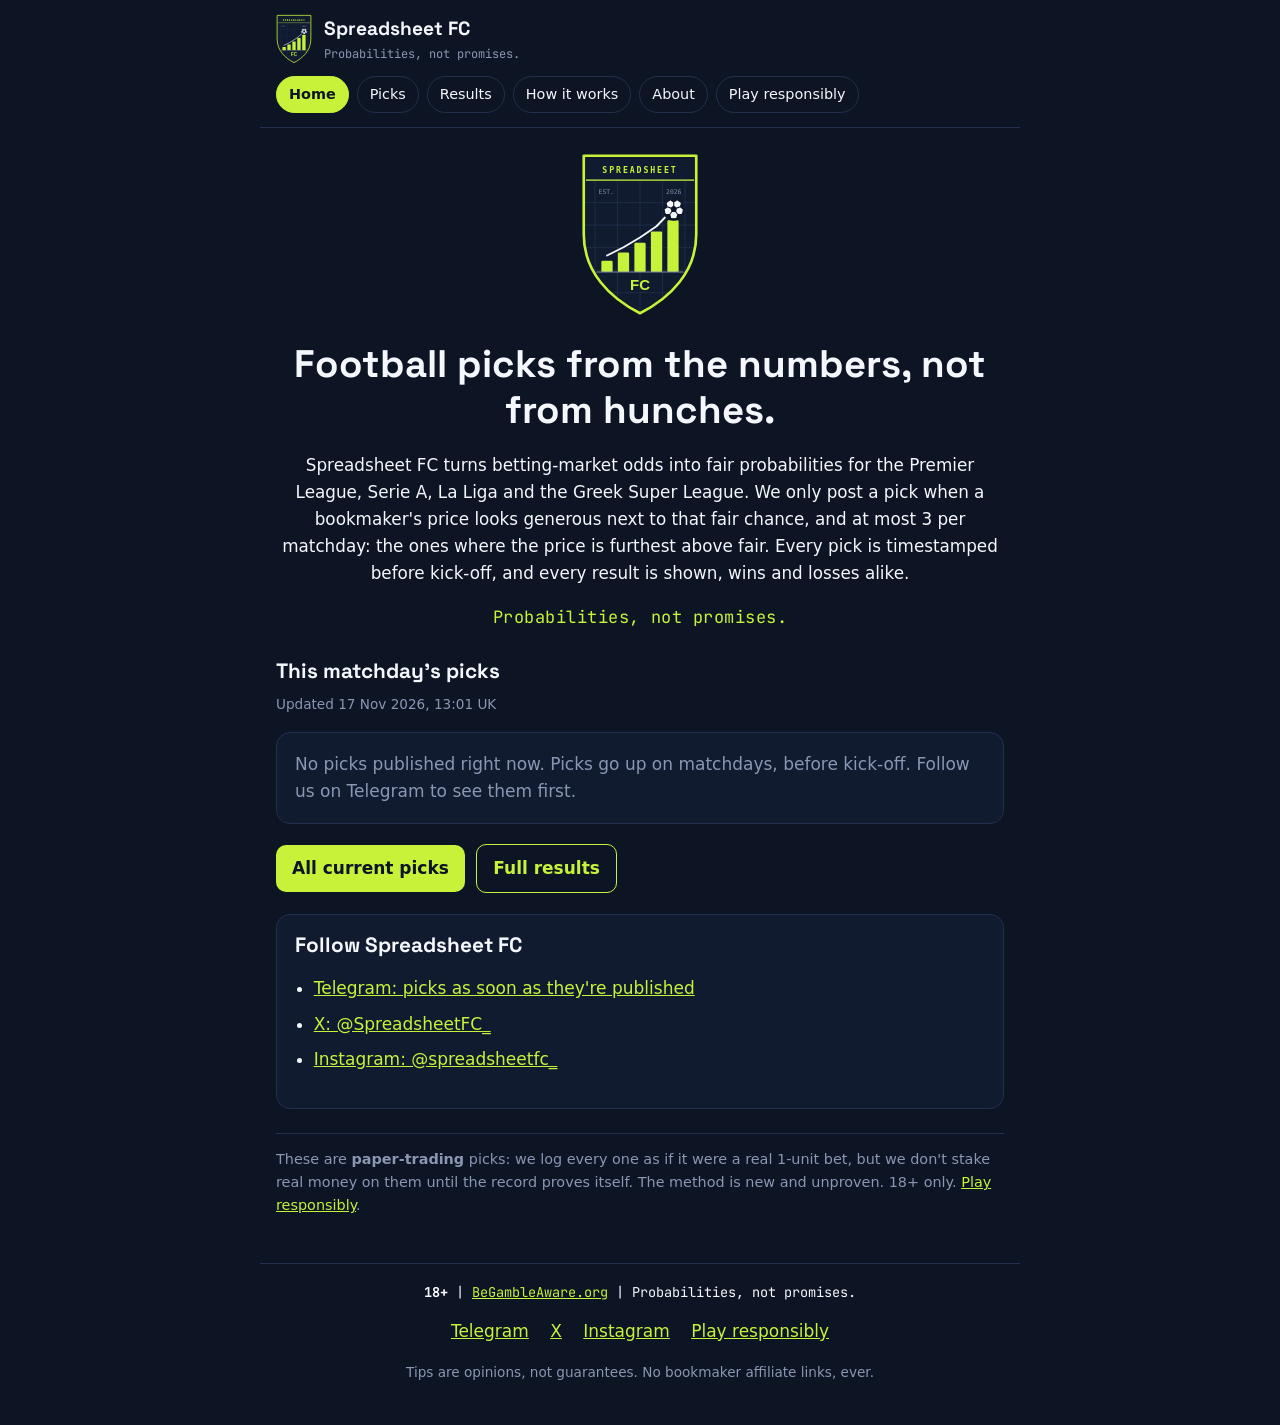
<file: index.html>
<!doctype html>
<html lang="en-GB">
<head>
  <meta charset="utf-8">
  <meta name="viewport" content="width=device-width, initial-scale=1">
  <title>Spreadsheet FC | Data-driven football picks</title>
  <meta name="description" content="Data-driven football picks for the Premier League, Serie A, La Liga and Greek Super League, with every result shown. Probabilities, not promises.">
  <link rel="canonical" href="https://spreadsheetfc.uk/">
  <meta name="theme-color" content="#0D1424">
  <meta property="og:type" content="website">
  <meta property="og:site_name" content="Spreadsheet FC">
  <meta property="og:title" content="Spreadsheet FC | Data-driven football picks">
  <meta property="og:description" content="Data-driven football picks for the Premier League, Serie A, La Liga and Greek Super League, with every result shown. Probabilities, not promises.">
  <meta property="og:url" content="https://spreadsheetfc.uk/">
  <link rel="icon" href="favicon.svg" type="image/svg+xml">
  <link rel="preconnect" href="https://fonts.googleapis.com">
  <link rel="preconnect" href="https://fonts.gstatic.com" crossorigin>
  <link rel="stylesheet" href="https://fonts.googleapis.com/css2?family=JetBrains+Mono:wght@400;600&family=Space+Grotesk:wght@500;700&display=swap">
  <link rel="stylesheet" href="style.css">
</head>
<body>
  <header class="site-header">
    <a class="brand" href="index.html">
      <img src="logo.svg" alt="" width="36" height="50">
      <span><strong>Spreadsheet FC</strong><small>Probabilities, not promises.</small></span>
    </a>
    <nav class="menu" aria-label="Main menu">
      <a href="index.html" aria-current="page">Home</a>
      <a href="picks.html">Picks</a>
      <a href="results.html">Results</a>
      <a href="how-it-works.html">How it works</a>
      <a href="about.html">About</a>
      <a href="play-responsibly.html">Play responsibly</a>
    </nav>
  </header>
  <main>
    <section class="hero">
      <img class="hero-logo" src="logo.svg" alt="Spreadsheet FC crest" width="120" height="165">
      <h1>Football picks from the numbers, not from hunches.</h1>
      <p class="lead">Spreadsheet FC turns betting-market odds into fair probabilities for the
        Premier League, Serie A, La Liga and the Greek Super League. We only post a pick when a
        bookmaker's price looks generous next to that fair chance, and at most 3 per matchday:
        the ones where the price is furthest above fair. Every pick is timestamped
        before kick-off, and every result is shown, wins and losses alike.</p>
      <p class="tagline">Probabilities, not promises.</p>
    </section>

    <section>
      <h2>This matchday's picks</h2>
      <p class="muted small">Updated 17 Nov 2026, 13:01 UK</p>
    <div class="card empty"><p>No picks published right now. Picks go up on matchdays, before kick-off. Follow us on Telegram to see them first.</p></div>
      <p><a class="button" href="picks.html">All current picks</a>
         <a class="button ghost" href="results.html">Full results</a></p>
    </section>

    <section class="card">
      <h2>Follow Spreadsheet FC</h2>
      <ul class="links">
        <li><a href="https://t.me/SpreadsheetFC" rel="noopener">Telegram: picks as soon as they're published</a></li>
        <li><a href="https://x.com/SpreadsheetFC_" rel="noopener">X: @SpreadsheetFC_</a></li>
        <li><a href="https://instagram.com/spreadsheetfc_" rel="noopener">Instagram: @spreadsheetfc_</a></li>
      </ul>
    </section>

    <p class="note">These are <strong>paper-trading</strong> picks: we log every one as if it were a real 1-unit bet, but we don't stake real money on them until the record proves itself. The method is new and unproven. 18+ only. <a href="play-responsibly.html">Play responsibly</a>.</p>
  </main>
  <footer class="site-footer">
    <p class="footer-line"><strong>18+</strong> | <a href="https://www.begambleaware.org" rel="noopener">BeGambleAware.org</a> | Probabilities, not promises.</p>
    <p class="social">
      <a href="https://t.me/SpreadsheetFC" rel="noopener">Telegram</a>
      <a href="https://x.com/SpreadsheetFC_" rel="noopener">X</a>
      <a href="https://instagram.com/spreadsheetfc_" rel="noopener">Instagram</a>
      <a href="play-responsibly.html">Play responsibly</a>
    </p>
    <p class="muted small">Tips are opinions, not guarantees. No bookmaker affiliate links, ever.</p>
  </footer>
</body>
</html>
</file>
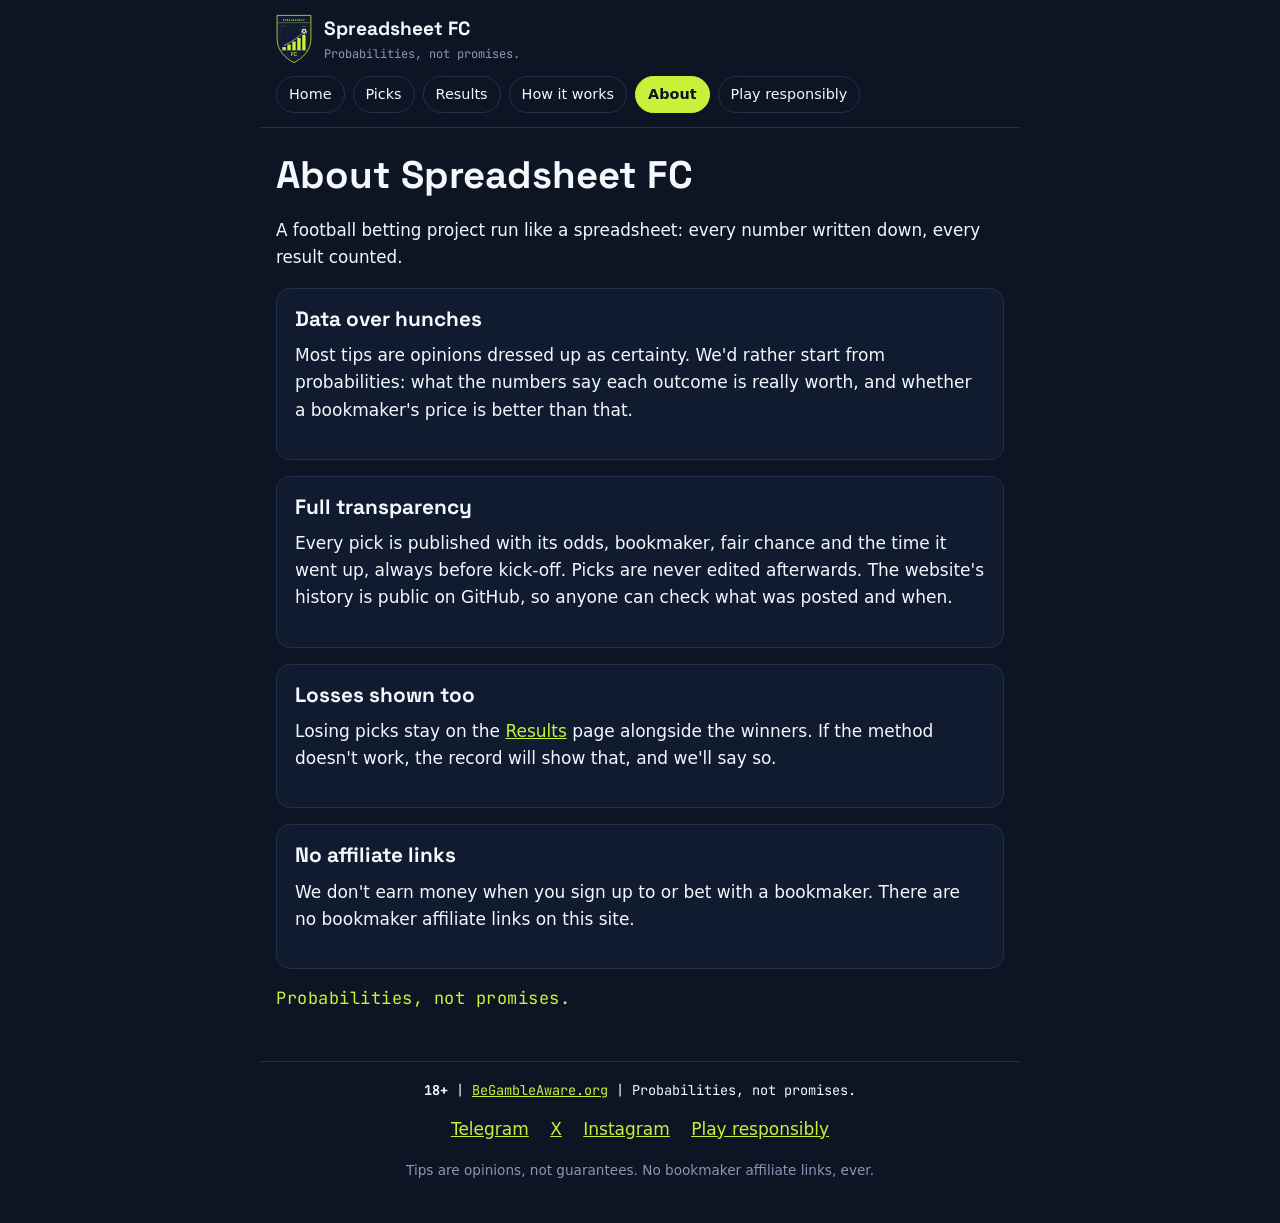
<file: about.html>
<!doctype html>
<html lang="en-GB">
<head>
  <meta charset="utf-8">
  <meta name="viewport" content="width=device-width, initial-scale=1">
  <title>About | Spreadsheet FC</title>
  <meta name="description" content="Why Spreadsheet FC exists: data over hunches, full transparency, every loss shown.">
  <link rel="canonical" href="https://spreadsheetfc.uk/about.html">
  <meta name="theme-color" content="#0D1424">
  <meta property="og:type" content="website">
  <meta property="og:site_name" content="Spreadsheet FC">
  <meta property="og:title" content="About | Spreadsheet FC">
  <meta property="og:description" content="Why Spreadsheet FC exists: data over hunches, full transparency, every loss shown.">
  <meta property="og:url" content="https://spreadsheetfc.uk/about.html">
  <link rel="icon" href="favicon.svg" type="image/svg+xml">
  <link rel="preconnect" href="https://fonts.googleapis.com">
  <link rel="preconnect" href="https://fonts.gstatic.com" crossorigin>
  <link rel="stylesheet" href="https://fonts.googleapis.com/css2?family=JetBrains+Mono:wght@400;600&family=Space+Grotesk:wght@500;700&display=swap">
  <link rel="stylesheet" href="style.css">
</head>
<body>
  <header class="site-header">
    <a class="brand" href="index.html">
      <img src="logo.svg" alt="" width="36" height="50">
      <span><strong>Spreadsheet FC</strong><small>Probabilities, not promises.</small></span>
    </a>
    <nav class="menu" aria-label="Main menu">
      <a href="index.html">Home</a>
      <a href="picks.html">Picks</a>
      <a href="results.html">Results</a>
      <a href="how-it-works.html">How it works</a>
      <a href="about.html" aria-current="page">About</a>
      <a href="play-responsibly.html">Play responsibly</a>
    </nav>
  </header>
  <main>
    <h1>About Spreadsheet FC</h1>
    <p class="lead">A football betting project run like a spreadsheet: every number written
      down, every result counted.</p>

    <section class="card">
      <h2>Data over hunches</h2>
      <p>Most tips are opinions dressed up as certainty. We'd rather start from probabilities:
        what the numbers say each outcome is really worth, and whether a bookmaker's price is
        better than that.</p>
    </section>
    <section class="card">
      <h2>Full transparency</h2>
      <p>Every pick is published with its odds, bookmaker, fair chance and the time it went up,
        always before kick-off. Picks are never edited afterwards. The website's history is
        public on GitHub, so anyone can check what was posted and when.</p>
    </section>
    <section class="card">
      <h2>Losses shown too</h2>
      <p>Losing picks stay on the <a href="results.html">Results</a> page alongside the winners.
        If the method doesn't work, the record will show that, and we'll say so.</p>
    </section>
    <section class="card">
      <h2>No affiliate links</h2>
      <p>We don't earn money when you sign up to or bet with a bookmaker. There are no bookmaker
        affiliate links on this site.</p>
    </section>
    <p class="tagline">Probabilities, not promises.</p>
  </main>
  <footer class="site-footer">
    <p class="footer-line"><strong>18+</strong> | <a href="https://www.begambleaware.org" rel="noopener">BeGambleAware.org</a> | Probabilities, not promises.</p>
    <p class="social">
      <a href="https://t.me/SpreadsheetFC" rel="noopener">Telegram</a>
      <a href="https://x.com/SpreadsheetFC_" rel="noopener">X</a>
      <a href="https://instagram.com/spreadsheetfc_" rel="noopener">Instagram</a>
      <a href="play-responsibly.html">Play responsibly</a>
    </p>
    <p class="muted small">Tips are opinions, not guarantees. No bookmaker affiliate links, ever.</p>
  </footer>
</body>
</html>
</file>
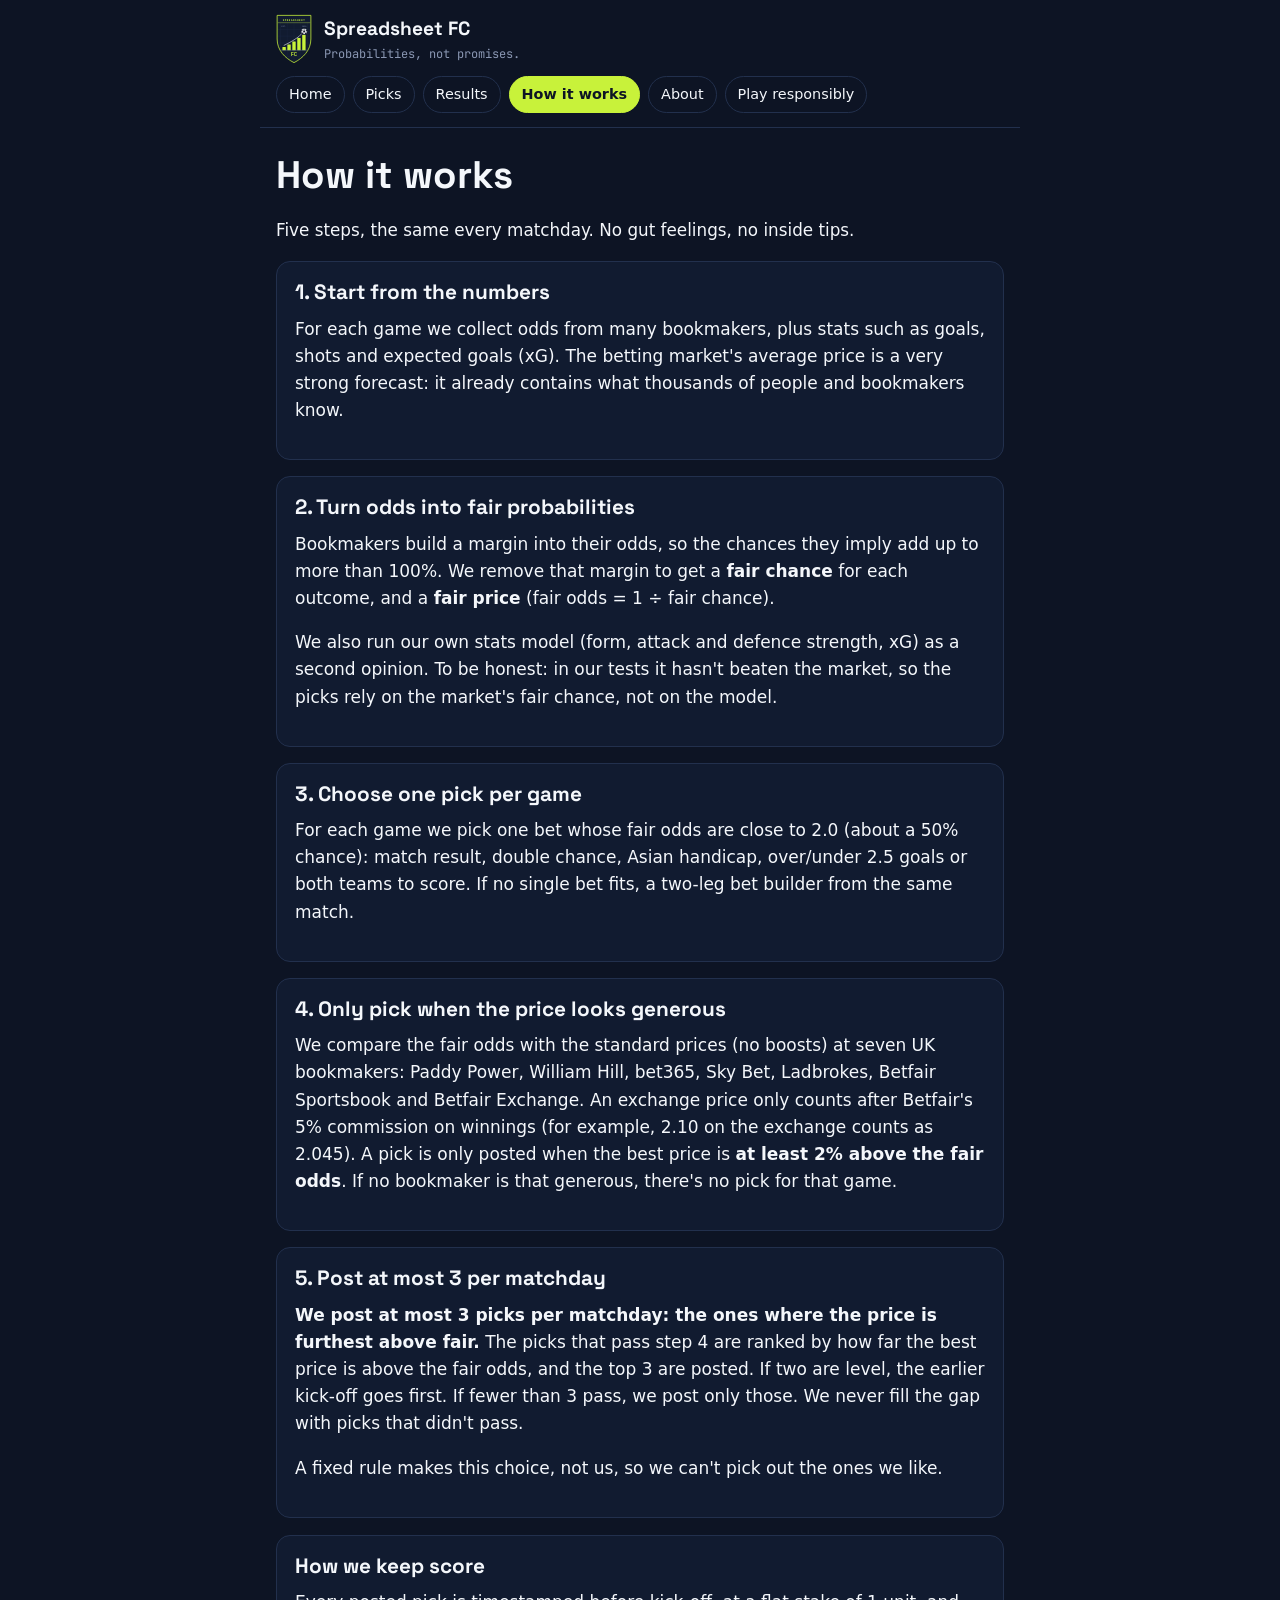
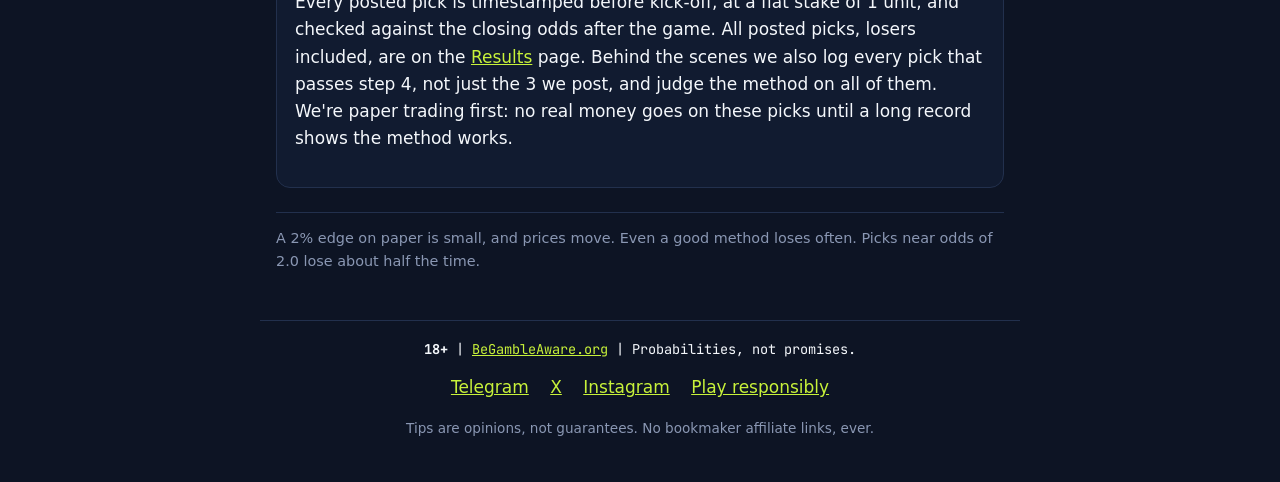
<file: how-it-works.html>
<!doctype html>
<html lang="en-GB">
<head>
  <meta charset="utf-8">
  <meta name="viewport" content="width=device-width, initial-scale=1">
  <title>How it works | Spreadsheet FC</title>
  <meta name="description" content="How Spreadsheet FC picks are made: odds and stats into fair probabilities, compared with UK bookmaker prices. At most 3 picks per matchday, where the price is furthest above fair.">
  <link rel="canonical" href="https://spreadsheetfc.uk/how-it-works.html">
  <meta name="theme-color" content="#0D1424">
  <meta property="og:type" content="website">
  <meta property="og:site_name" content="Spreadsheet FC">
  <meta property="og:title" content="How it works | Spreadsheet FC">
  <meta property="og:description" content="How Spreadsheet FC picks are made: odds and stats into fair probabilities, compared with UK bookmaker prices. At most 3 picks per matchday, where the price is furthest above fair.">
  <meta property="og:url" content="https://spreadsheetfc.uk/how-it-works.html">
  <link rel="icon" href="favicon.svg" type="image/svg+xml">
  <link rel="preconnect" href="https://fonts.googleapis.com">
  <link rel="preconnect" href="https://fonts.gstatic.com" crossorigin>
  <link rel="stylesheet" href="https://fonts.googleapis.com/css2?family=JetBrains+Mono:wght@400;600&family=Space+Grotesk:wght@500;700&display=swap">
  <link rel="stylesheet" href="style.css">
</head>
<body>
  <header class="site-header">
    <a class="brand" href="index.html">
      <img src="logo.svg" alt="" width="36" height="50">
      <span><strong>Spreadsheet FC</strong><small>Probabilities, not promises.</small></span>
    </a>
    <nav class="menu" aria-label="Main menu">
      <a href="index.html">Home</a>
      <a href="picks.html">Picks</a>
      <a href="results.html">Results</a>
      <a href="how-it-works.html" aria-current="page">How it works</a>
      <a href="about.html">About</a>
      <a href="play-responsibly.html">Play responsibly</a>
    </nav>
  </header>
  <main>
    <h1>How it works</h1>
    <p class="lead">Five steps, the same every matchday. No gut feelings, no inside tips.</p>

    <ol class="steps">
      <li class="card">
        <h2>1. Start from the numbers</h2>
        <p>For each game we collect odds from many bookmakers, plus stats such as goals, shots
          and expected goals (xG). The betting market's average price is a very strong forecast:
          it already contains what thousands of people and bookmakers know.</p>
      </li>
      <li class="card">
        <h2>2. Turn odds into fair probabilities</h2>
        <p>Bookmakers build a margin into their odds, so the chances they imply add up to more
          than 100%. We remove that margin to get a <strong>fair chance</strong> for each outcome,
          and a <strong>fair price</strong> (fair odds = 1 ÷ fair chance).</p>
        <p>We also run our own stats model (form, attack and defence strength, xG) as a second
          opinion. To be honest: in our tests it hasn't beaten the market, so the picks rely
          on the market's fair chance, not on the model.</p>
      </li>
      <li class="card">
        <h2>3. Choose one pick per game</h2>
        <p>For each game we pick one bet whose fair odds are close to 2.0 (about a 50% chance):
          match result, double chance, Asian handicap, over/under 2.5 goals or both teams to
          score. If no single bet fits, a two-leg bet builder from the same match.</p>
      </li>
      <li class="card">
        <h2>4. Only pick when the price looks generous</h2>
        <p>We compare the fair odds with the standard prices (no boosts) at seven UK bookmakers:
          Paddy Power, William Hill, bet365, Sky Bet, Ladbrokes, Betfair Sportsbook and Betfair
          Exchange. An exchange price only counts after Betfair's 5% commission on winnings
          (for example, 2.10 on the exchange counts as 2.045).
          A pick is only posted when the best price is <strong>at least 2% above the fair
          odds</strong>. If no bookmaker is that generous, there's no pick for that game.</p>
      </li>
      <li class="card">
        <h2>5. Post at most 3 per matchday</h2>
        <p><strong>We post at most 3 picks per matchday: the ones where the price is furthest
          above fair.</strong> The picks that pass step 4 are ranked by how far the best price
          is above the fair odds, and the top 3 are posted. If two are level, the earlier
          kick-off goes first. If fewer than 3 pass, we post only those. We never fill the
          gap with picks that didn't pass.</p>
        <p>A fixed rule makes this choice, not us, so we can't pick out the ones we like.</p>
      </li>
    </ol>

    <section class="card">
      <h2>How we keep score</h2>
      <p>Every posted pick is timestamped before kick-off, at a flat stake of 1 unit, and
        checked against the closing odds after the game. All posted picks, losers included, are
        on the <a href="results.html">Results</a> page. Behind the scenes we also log every
        pick that passes step 4, not just the 3 we post, and judge the method on all of
        them. We're paper trading first: no real money goes on these picks until a long record
        shows the method works.</p>
    </section>

    <p class="note">A 2% edge on paper is small, and prices move. Even a good method loses often.
      Picks near odds of 2.0 lose about half the time.</p>
  </main>
  <footer class="site-footer">
    <p class="footer-line"><strong>18+</strong> | <a href="https://www.begambleaware.org" rel="noopener">BeGambleAware.org</a> | Probabilities, not promises.</p>
    <p class="social">
      <a href="https://t.me/SpreadsheetFC" rel="noopener">Telegram</a>
      <a href="https://x.com/SpreadsheetFC_" rel="noopener">X</a>
      <a href="https://instagram.com/spreadsheetfc_" rel="noopener">Instagram</a>
      <a href="play-responsibly.html">Play responsibly</a>
    </p>
    <p class="muted small">Tips are opinions, not guarantees. No bookmaker affiliate links, ever.</p>
  </footer>
</body>
</html>
</file>
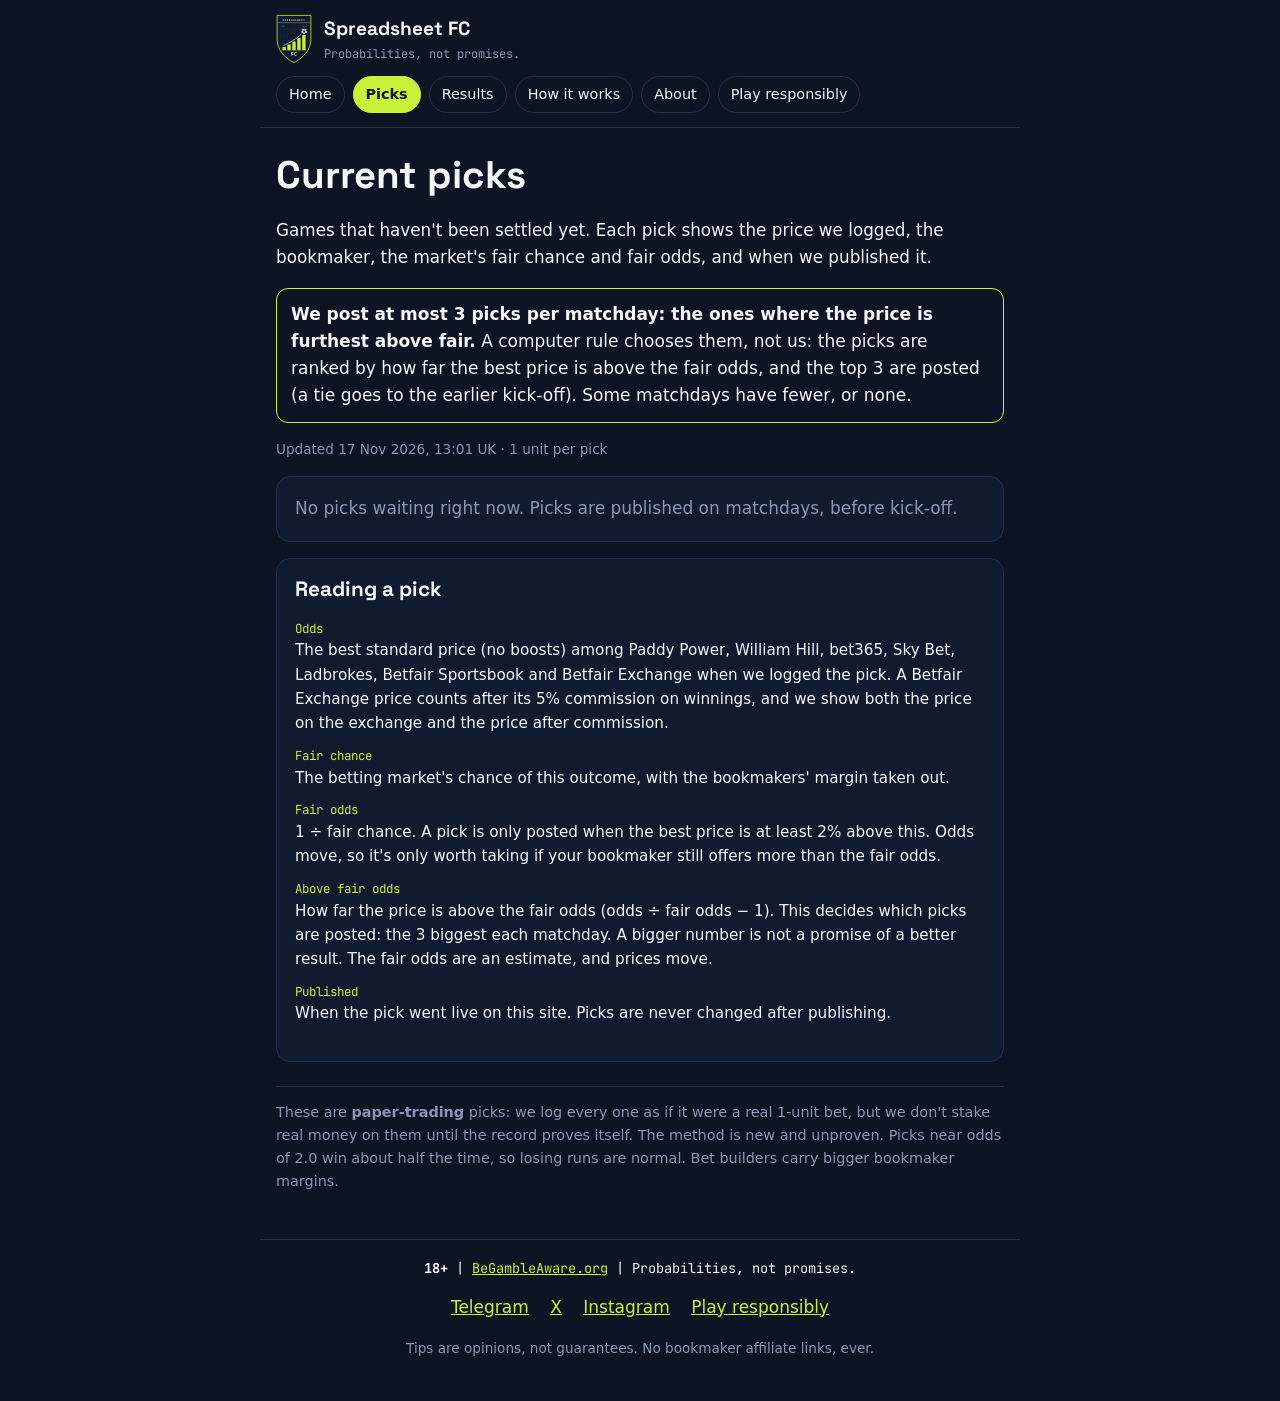
<file: picks.html>
<!doctype html>
<html lang="en-GB">
<head>
  <meta charset="utf-8">
  <meta name="viewport" content="width=device-width, initial-scale=1">
  <title>Current picks | Spreadsheet FC</title>
  <meta name="description" content="This matchday&#x27;s Spreadsheet FC football picks: match, kick-off, selection, bookmaker odds, fair chance, fair odds and publish time.">
  <link rel="canonical" href="https://spreadsheetfc.uk/picks.html">
  <meta name="theme-color" content="#0D1424">
  <meta property="og:type" content="website">
  <meta property="og:site_name" content="Spreadsheet FC">
  <meta property="og:title" content="Current picks | Spreadsheet FC">
  <meta property="og:description" content="This matchday&#x27;s Spreadsheet FC football picks: match, kick-off, selection, bookmaker odds, fair chance, fair odds and publish time.">
  <meta property="og:url" content="https://spreadsheetfc.uk/picks.html">
  <link rel="icon" href="favicon.svg" type="image/svg+xml">
  <link rel="preconnect" href="https://fonts.googleapis.com">
  <link rel="preconnect" href="https://fonts.gstatic.com" crossorigin>
  <link rel="stylesheet" href="https://fonts.googleapis.com/css2?family=JetBrains+Mono:wght@400;600&family=Space+Grotesk:wght@500;700&display=swap">
  <link rel="stylesheet" href="style.css">
</head>
<body>
  <header class="site-header">
    <a class="brand" href="index.html">
      <img src="logo.svg" alt="" width="36" height="50">
      <span><strong>Spreadsheet FC</strong><small>Probabilities, not promises.</small></span>
    </a>
    <nav class="menu" aria-label="Main menu">
      <a href="index.html">Home</a>
      <a href="picks.html" aria-current="page">Picks</a>
      <a href="results.html">Results</a>
      <a href="how-it-works.html">How it works</a>
      <a href="about.html">About</a>
      <a href="play-responsibly.html">Play responsibly</a>
    </nav>
  </header>
  <main>
    <h1>Current picks</h1>
    <p class="lead">Games that haven't been settled yet. Each pick shows the price we logged,
      the bookmaker, the market's fair chance and fair odds, and when we published it.</p>
    <div class="warning"><strong>We post at most 3 picks per matchday: the ones where the price is furthest above fair.</strong> A computer rule chooses them, not us:
      the picks are ranked by how far the best price is above the fair odds, and the top 3 are
      posted (a tie goes to the earlier kick-off). Some matchdays have fewer, or none.</div>
    <p class="muted small">Updated 17 Nov 2026, 13:01 UK · 1 unit per pick</p>
    <div class="card empty"><p>No picks waiting right now. Picks are published on matchdays, before kick-off.</p></div>

    <section class="card explain">
      <h2>Reading a pick</h2>
      <dl class="glossary">
        <dt>Odds</dt><dd>The best standard price (no boosts) among Paddy Power, William Hill,
          bet365, Sky Bet, Ladbrokes, Betfair Sportsbook and Betfair Exchange when we logged the
          pick. A Betfair Exchange price counts after its 5% commission on winnings, and we show
          both the price on the exchange and the price after commission.</dd>
        <dt>Fair chance</dt><dd>The betting market's chance of this outcome, with the
          bookmakers' margin taken out.</dd>
        <dt>Fair odds</dt><dd>1 ÷ fair chance. A pick is only posted when the best price is at
          least 2% above this. Odds move, so it's only worth taking if your bookmaker still offers
          more than the fair odds.</dd>
        <dt>Above fair odds</dt><dd>How far the price is above the fair odds (odds ÷ fair odds
          − 1). This decides which picks are posted: the 3 biggest each matchday. A bigger number
          is not a promise of a better result. The fair odds are an estimate, and prices move.</dd>
        <dt>Published</dt><dd>When the pick went live on this site. Picks are never changed after
          publishing.</dd>
      </dl>
    </section>
    <p class="note">These are <strong>paper-trading</strong> picks: we log every one as if it were a real 1-unit bet, but we don't stake real money on them until the record proves itself. The method is new and unproven. Picks near odds of 2.0 win about half the time, so losing runs
      are normal. Bet builders carry bigger bookmaker margins.</p>
  </main>
  <footer class="site-footer">
    <p class="footer-line"><strong>18+</strong> | <a href="https://www.begambleaware.org" rel="noopener">BeGambleAware.org</a> | Probabilities, not promises.</p>
    <p class="social">
      <a href="https://t.me/SpreadsheetFC" rel="noopener">Telegram</a>
      <a href="https://x.com/SpreadsheetFC_" rel="noopener">X</a>
      <a href="https://instagram.com/spreadsheetfc_" rel="noopener">Instagram</a>
      <a href="play-responsibly.html">Play responsibly</a>
    </p>
    <p class="muted small">Tips are opinions, not guarantees. No bookmaker affiliate links, ever.</p>
  </footer>
</body>
</html>
</file>
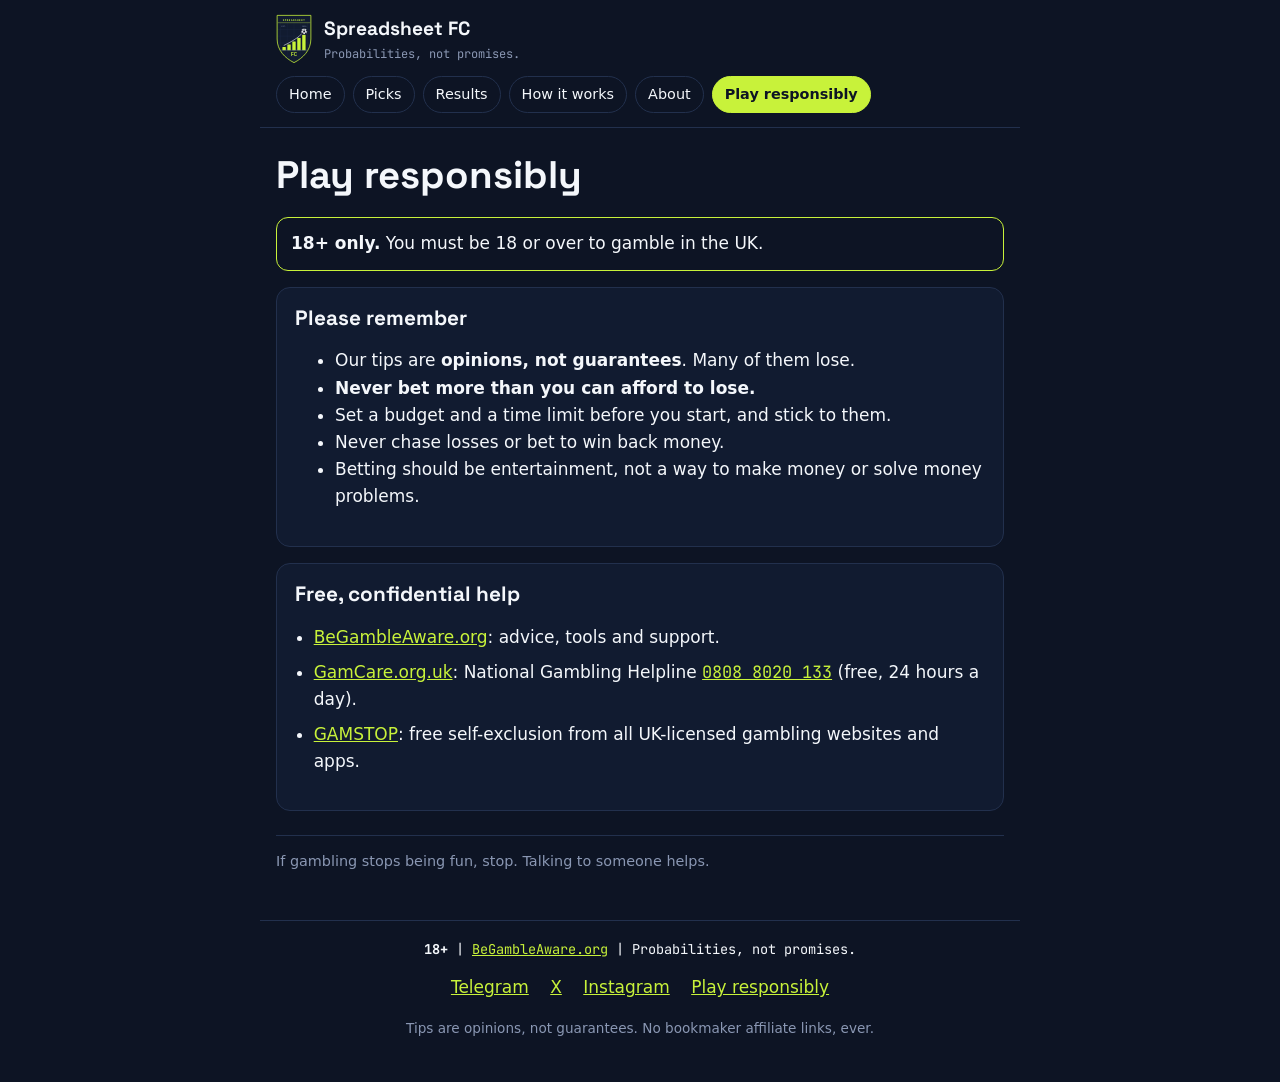
<file: play-responsibly.html>
<!doctype html>
<html lang="en-GB">
<head>
  <meta charset="utf-8">
  <meta name="viewport" content="width=device-width, initial-scale=1">
  <title>Play responsibly | Spreadsheet FC</title>
  <meta name="description" content="18+ only. Tips are opinions, not guarantees. Free help: BeGambleAware.org, GamCare 0808 8020 133, GAMSTOP self-exclusion.">
  <link rel="canonical" href="https://spreadsheetfc.uk/play-responsibly.html">
  <meta name="theme-color" content="#0D1424">
  <meta property="og:type" content="website">
  <meta property="og:site_name" content="Spreadsheet FC">
  <meta property="og:title" content="Play responsibly | Spreadsheet FC">
  <meta property="og:description" content="18+ only. Tips are opinions, not guarantees. Free help: BeGambleAware.org, GamCare 0808 8020 133, GAMSTOP self-exclusion.">
  <meta property="og:url" content="https://spreadsheetfc.uk/play-responsibly.html">
  <link rel="icon" href="favicon.svg" type="image/svg+xml">
  <link rel="preconnect" href="https://fonts.googleapis.com">
  <link rel="preconnect" href="https://fonts.gstatic.com" crossorigin>
  <link rel="stylesheet" href="https://fonts.googleapis.com/css2?family=JetBrains+Mono:wght@400;600&family=Space+Grotesk:wght@500;700&display=swap">
  <link rel="stylesheet" href="style.css">
</head>
<body>
  <header class="site-header">
    <a class="brand" href="index.html">
      <img src="logo.svg" alt="" width="36" height="50">
      <span><strong>Spreadsheet FC</strong><small>Probabilities, not promises.</small></span>
    </a>
    <nav class="menu" aria-label="Main menu">
      <a href="index.html">Home</a>
      <a href="picks.html">Picks</a>
      <a href="results.html">Results</a>
      <a href="how-it-works.html">How it works</a>
      <a href="about.html">About</a>
      <a href="play-responsibly.html" aria-current="page">Play responsibly</a>
    </nav>
  </header>
  <main>
    <h1>Play responsibly</h1>
    <div class="warning"><strong>18+ only.</strong> You must be 18 or over to gamble in the UK.</div>

    <section class="card">
      <h2>Please remember</h2>
      <ul>
        <li>Our tips are <strong>opinions, not guarantees</strong>. Many of them lose.</li>
        <li><strong>Never bet more than you can afford to lose.</strong></li>
        <li>Set a budget and a time limit before you start, and stick to them.</li>
        <li>Never chase losses or bet to win back money.</li>
        <li>Betting should be entertainment, not a way to make money or solve money problems.</li>
      </ul>
    </section>

    <section class="card">
      <h2>Free, confidential help</h2>
      <ul class="links">
        <li><a href="https://www.begambleaware.org" rel="noopener">BeGambleAware.org</a>:
          advice, tools and support.</li>
        <li><a href="https://www.gamcare.org.uk" rel="noopener">GamCare.org.uk</a>: National
          Gambling Helpline <a class="num" href="tel:08088020133">0808 8020 133</a>
          (free, 24 hours a day).</li>
        <li><a href="https://www.gamstop.co.uk" rel="noopener">GAMSTOP</a>: free self-exclusion
          from all UK-licensed gambling websites and apps.</li>
      </ul>
    </section>

    <p class="note">If gambling stops being fun, stop. Talking to someone helps.</p>
  </main>
  <footer class="site-footer">
    <p class="footer-line"><strong>18+</strong> | <a href="https://www.begambleaware.org" rel="noopener">BeGambleAware.org</a> | Probabilities, not promises.</p>
    <p class="social">
      <a href="https://t.me/SpreadsheetFC" rel="noopener">Telegram</a>
      <a href="https://x.com/SpreadsheetFC_" rel="noopener">X</a>
      <a href="https://instagram.com/spreadsheetfc_" rel="noopener">Instagram</a>
      <a href="play-responsibly.html">Play responsibly</a>
    </p>
    <p class="muted small">Tips are opinions, not guarantees. No bookmaker affiliate links, ever.</p>
  </footer>
</body>
</html>
</file>
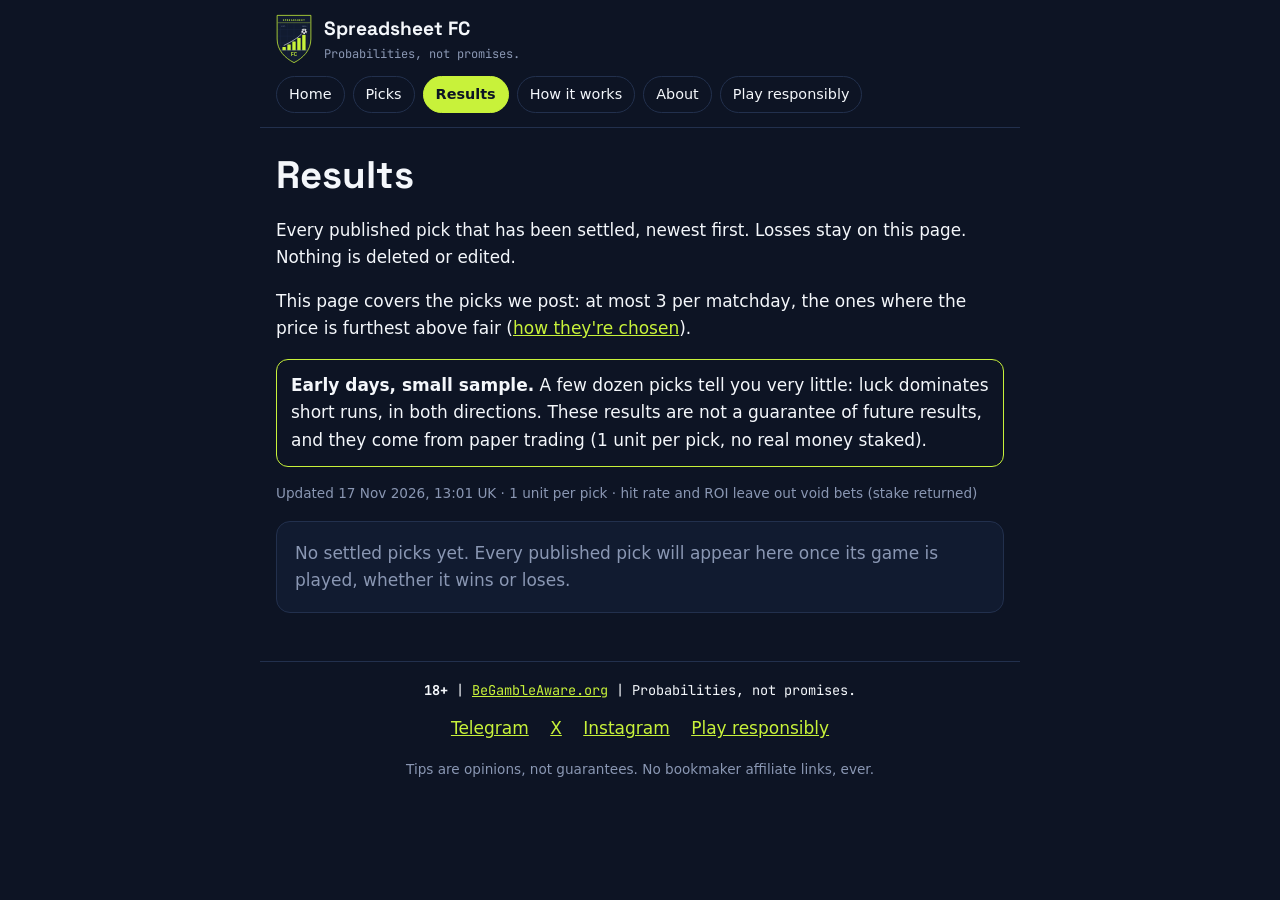
<file: results.html>
<!doctype html>
<html lang="en-GB">
<head>
  <meta charset="utf-8">
  <meta name="viewport" content="width=device-width, initial-scale=1">
  <title>Results | Spreadsheet FC</title>
  <meta name="description" content="Every settled Spreadsheet FC pick, wins and losses: running total in units, hit rate and ROI. Early results from a small sample.">
  <link rel="canonical" href="https://spreadsheetfc.uk/results.html">
  <meta name="theme-color" content="#0D1424">
  <meta property="og:type" content="website">
  <meta property="og:site_name" content="Spreadsheet FC">
  <meta property="og:title" content="Results | Spreadsheet FC">
  <meta property="og:description" content="Every settled Spreadsheet FC pick, wins and losses: running total in units, hit rate and ROI. Early results from a small sample.">
  <meta property="og:url" content="https://spreadsheetfc.uk/results.html">
  <link rel="icon" href="favicon.svg" type="image/svg+xml">
  <link rel="preconnect" href="https://fonts.googleapis.com">
  <link rel="preconnect" href="https://fonts.gstatic.com" crossorigin>
  <link rel="stylesheet" href="https://fonts.googleapis.com/css2?family=JetBrains+Mono:wght@400;600&family=Space+Grotesk:wght@500;700&display=swap">
  <link rel="stylesheet" href="style.css">
</head>
<body>
  <header class="site-header">
    <a class="brand" href="index.html">
      <img src="logo.svg" alt="" width="36" height="50">
      <span><strong>Spreadsheet FC</strong><small>Probabilities, not promises.</small></span>
    </a>
    <nav class="menu" aria-label="Main menu">
      <a href="index.html">Home</a>
      <a href="picks.html">Picks</a>
      <a href="results.html" aria-current="page">Results</a>
      <a href="how-it-works.html">How it works</a>
      <a href="about.html">About</a>
      <a href="play-responsibly.html">Play responsibly</a>
    </nav>
  </header>
  <main>
    <h1>Results</h1>
    <p class="lead">Every published pick that has been settled, newest first. Losses stay
      on this page. Nothing is deleted or edited.</p>
    <p>This page covers the picks we post: at most 3 per matchday, the ones where the price
      is furthest above fair (<a href="how-it-works.html">how they're chosen</a>).</p>
    <div class="warning">
      <strong>Early days, small sample.</strong> A few dozen picks tell you very little: luck
      dominates short runs, in both directions. These results are not a guarantee of future
      results, and they come from paper trading (1 unit per pick, no real money staked).
    </div>
    <p class="muted small">Updated 17 Nov 2026, 13:01 UK · 1 unit per pick ·
      hit rate and ROI leave out void bets (stake returned)</p>
    <div class="card empty"><p>No settled picks yet. Every published pick will appear here once its game is played, whether it wins or loses.</p></div>
  </main>
  <footer class="site-footer">
    <p class="footer-line"><strong>18+</strong> | <a href="https://www.begambleaware.org" rel="noopener">BeGambleAware.org</a> | Probabilities, not promises.</p>
    <p class="social">
      <a href="https://t.me/SpreadsheetFC" rel="noopener">Telegram</a>
      <a href="https://x.com/SpreadsheetFC_" rel="noopener">X</a>
      <a href="https://instagram.com/spreadsheetfc_" rel="noopener">Instagram</a>
      <a href="play-responsibly.html">Play responsibly</a>
    </p>
    <p class="muted small">Tips are opinions, not guarantees. No bookmaker affiliate links, ever.</p>
  </footer>
</body>
</html>
</file>
<file: style.css>
/* Spreadsheet FC - one small stylesheet, mobile first (phone layout is the default,
   wider screens get a few extras at the bottom). */

:root {
  --bg: #0D1424;
  --card: #111B30;
  --line: #22304D;
  --text: #F4F7FB;
  --muted: #8A97B3;
  --lime: #C8F23A;
  --red: #FF7A7A;
  --head: "Space Grotesk", system-ui, sans-serif;
  --mono: "JetBrains Mono", ui-monospace, Menlo, monospace;
}

* { box-sizing: border-box; }

body {
  margin: 0;
  background: var(--bg);
  color: var(--text);
  font-family: system-ui, -apple-system, "Segoe UI", Roboto, sans-serif;
  font-size: 17px;
  line-height: 1.6;
}

main, .site-header, .site-footer { max-width: 760px; margin: 0 auto; padding: 0 16px; }
main { padding-bottom: 32px; }

h1, h2, h3 { font-family: var(--head); line-height: 1.2; margin: 0 0 .5em; }
h1 { font-size: 1.9rem; margin-top: 24px; }
h2 { font-size: 1.3rem; margin-top: 28px; }
.card h2, .steps h2 { margin-top: 0; }
h3 { font-size: 1.15rem; }
p { margin: 0 0 1em; }

a { color: var(--lime); }
a:hover { text-decoration: none; }

.muted { color: var(--muted); }
.small { font-size: .85rem; }
.num, dd, .badge, .league, .kickoff, .published { font-family: var(--mono); }
.lead { font-size: 1.05rem; color: var(--text); }
.tagline { font-family: var(--mono); color: var(--lime); letter-spacing: .03em; }

/* ---------- header and menu ---------- */
.site-header { padding-top: 14px; padding-bottom: 8px; border-bottom: 1px solid var(--line); }
.brand { display: flex; align-items: center; gap: 12px; text-decoration: none; color: var(--text); }
.brand strong { display: block; font-family: var(--head); font-size: 1.2rem; }
.brand small { display: block; font-family: var(--mono); font-size: .75rem; color: var(--muted); }
.menu {
  display: flex; gap: 8px; overflow-x: auto; margin-top: 12px; padding-bottom: 6px;
  -webkit-overflow-scrolling: touch;
}
.menu a {
  flex: 0 0 auto; padding: 6px 12px; border: 1px solid var(--line); border-radius: 999px;
  color: var(--text); text-decoration: none; font-size: .9rem;
}
.menu a[aria-current="page"] { background: var(--lime); border-color: var(--lime); color: var(--bg); font-weight: 600; }

/* ---------- home hero ---------- */
.hero { text-align: center; padding-top: 24px; }
.hero-logo { display: block; margin: 0 auto 12px; height: auto; }

/* ---------- cards ---------- */
.card {
  background: var(--card); border: 1px solid var(--line); border-radius: 14px;
  padding: 18px; margin: 16px 0;
}
.cards { display: grid; gap: 14px; margin: 16px 0; }
.cards .card { margin: 0; }
.empty p { margin: 0; color: var(--muted); }

.pick .league { color: var(--muted); font-size: .8rem; text-transform: uppercase; letter-spacing: .06em; margin-bottom: 4px; }
.pick h3 { margin-bottom: 4px; }
.pick .kickoff { color: var(--muted); font-size: .85rem; }
.pick .selection {
  font-family: var(--head); font-weight: 700; font-size: 1.15rem; color: var(--lime);
  border-left: 3px solid var(--lime); padding-left: 10px;
}
.numbers { display: grid; grid-template-columns: 1fr 1fr; gap: 10px; margin: 0 0 12px; }
.numbers div { background: var(--bg); border-radius: 10px; padding: 8px 10px; }
dt { color: var(--muted); font-size: .78rem; }
dd { margin: 0; font-size: 1.05rem; font-weight: 600; }
.published { color: var(--muted); font-size: .8rem; margin: 0; }
.flag { color: var(--red); font-family: var(--mono); font-size: .8rem; margin: 6px 0 0; }

/* ---------- results ---------- */
.stats { display: grid; grid-template-columns: 1fr 1fr; gap: 10px; margin: 16px 0; }
.stats div { background: var(--card); border: 1px solid var(--line); border-radius: 12px; padding: 12px; }
.results { list-style: none; padding: 0; margin: 0; }
.result {
  display: flex; justify-content: space-between; gap: 12px;
  background: var(--card); border: 1px solid var(--line); border-left: 4px solid var(--muted);
  border-radius: 12px; padding: 12px 14px; margin-bottom: 10px;
}
.result.win { border-left-color: var(--lime); }
.result.loss { border-left-color: var(--red); }
.result p { margin: 0; }
.result .match { font-weight: 600; }
.selection-small { font-size: .9rem; }
.result-side { display: flex; flex-direction: column; align-items: flex-end; text-align: right; flex: 0 0 auto; }
.badge { font-size: .8rem; font-weight: 600; padding: 2px 8px; border-radius: 6px; background: var(--line); }
.win .badge { background: var(--lime); color: var(--bg); }
.loss .badge { background: var(--red); color: var(--bg); }

/* ---------- notes, warnings, buttons, lists ---------- */
.note { color: var(--muted); font-size: .9rem; border-top: 1px solid var(--line); padding-top: 14px; margin-top: 24px; }
.warning { border: 1px solid var(--lime); border-radius: 12px; padding: 12px 14px; margin: 16px 0; }
.button {
  display: inline-block; margin: 4px 6px 4px 0; padding: 10px 16px; border-radius: 10px;
  background: var(--lime); color: var(--bg); font-weight: 600; text-decoration: none;
}
.button.ghost { background: transparent; color: var(--lime); border: 1px solid var(--lime); }
.links { padding-left: 1.1em; }
.links li { margin-bottom: 8px; }
.steps { list-style: none; padding: 0; }
.glossary dt { font-family: var(--mono); color: var(--lime); margin-top: 10px; }
.glossary dd { font-family: inherit; font-weight: 400; font-size: .95rem; }

/* ---------- footer ---------- */
.site-footer { border-top: 1px solid var(--line); padding-top: 18px; padding-bottom: 28px; text-align: center; }
.footer-line { font-family: var(--mono); font-size: .85rem; }
.social a { margin: 0 8px; display: inline-block; }

/* ---------- wider screens ---------- */
@media (min-width: 640px) {
  h1 { font-size: 2.4rem; }
  .cards { grid-template-columns: 1fr 1fr; }
  .numbers { grid-template-columns: repeat(4, 1fr); }
  .stats { grid-template-columns: repeat(3, 1fr); }
}
</file>
